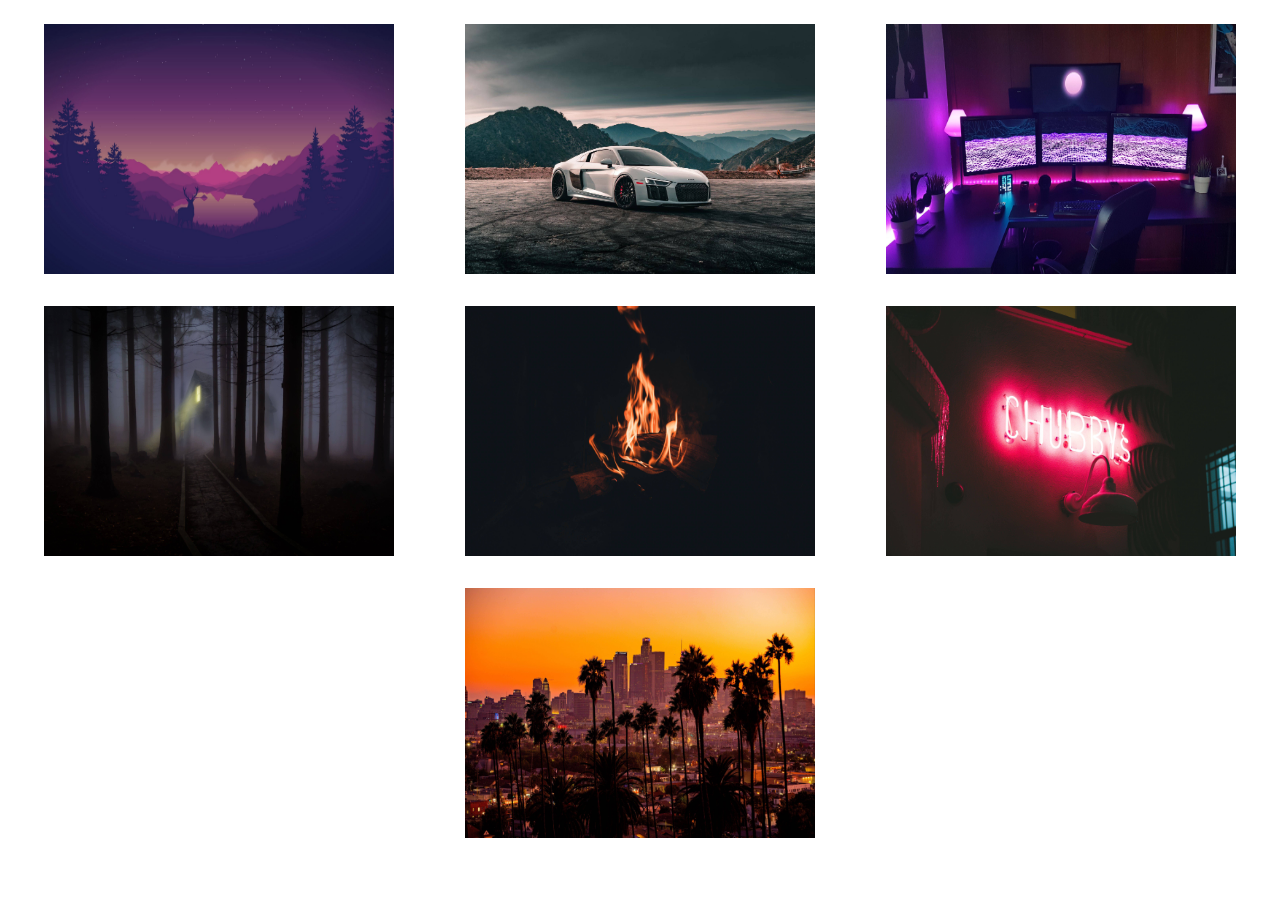
<file: index.html>
<!DOCTYPE html>
<html lang="ru">
	<head>
		<meta charset="UTF-8" />
		<meta name="viewport" content="width=device-width, initial-scale=1.0" />
		<title>Pentagon Image Mask</title>
		<link rel="stylesheet" href="styles.css" />
	</head>
	<body>
		<div class="container">
			<div class="pentagon">
				<svg viewBox="-1 0 101 100">
					<defs>
						<clipPath id="pentagon-mask">
							<path d="M20,0 L80,0 L100,60 L50,100 L0,60z" />
						</clipPath>
					</defs>
					<rect
						width="100%"
						height="100%"
						fill="white"
						clip-path="url(#pentagon-mask)"
					></rect>
				</svg>
				<img src="/images/8.jpg" alt="Image inside pentagon" />
			</div>
			<div class="pentagon">
				<svg viewBox="-1 0 101 100">
					<defs>
						<clipPath id="pentagon-mask">
							<path d="M20,0 L80,0 L100,60 L50,100 L0,60z" />
						</clipPath>
					</defs>
					<rect
						width="100%"
						height="100%"
						fill="white"
						clip-path="url(#pentagon-mask)"
					></rect>
				</svg>
				<img src="/images/2.jpg" alt="Image inside pentagon" />
			</div>
			<div class="pentagon">
				<svg viewBox="-1 0 101 100">
					<defs>
						<clipPath id="pentagon-mask">
							<path d="M20,0 L80,0 L100,60 L50,100 L0,60z" />
						</clipPath>
					</defs>
					<rect
						width="100%"
						height="100%"
						fill="white"
						clip-path="url(#pentagon-mask)"
					></rect>
				</svg>
				<img src="/images/3.jpg" alt="Image inside pentagon" />
			</div>
			<div class="pentagon">
				<svg viewBox="-1 0 101 100">
					<defs>
						<clipPath id="pentagon-mask">
							<path d="M20,0 L80,0 L100,60 L50,100 L0,60z" />
						</clipPath>
					</defs>
					<rect
						width="100%"
						height="100%"
						fill="white"
						clip-path="url(#pentagon-mask)"
					></rect>
				</svg>
				<img src="/images/4.jpg" alt="Image inside pentagon" />
			</div>
			<div class="pentagon">
				<svg viewBox="-1 0 101 100">
					<defs>
						<clipPath id="pentagon-mask">
							<path d="M20,0 L80,0 L100,60 L50,100 L0,60z" />
						</clipPath>
					</defs>
					<rect
						width="100%"
						height="100%"
						fill="white"
						clip-path="url(#pentagon-mask)"
					></rect>
				</svg>
				<img src="/images/5.jpg" alt="Image inside pentagon" />
			</div>
			<div class="pentagon">
				<svg viewBox="-1 0 101 100">
					<defs>
						<clipPath id="pentagon-mask">
							<path d="M20,0 L80,0 L100,60 L50,100 L0,60z" />
						</clipPath>
					</defs>
					<rect
						width="100%"
						height="100%"
						fill="white"
						clip-path="url(#pentagon-mask)"
					></rect>
				</svg>
				<img src="/images/6.jpg" alt="Image inside pentagon" />
			</div>
			<div class="pentagon">
				<svg viewBox="-1 0 101 100">
					<defs>
						<clipPath id="pentagon-mask">
							<path d="M20,0 L80,0 L100,60 L50,100 L0,60z" />
						</clipPath>
					</defs>
					<rect
						width="100%"
						height="100%"
						fill="white"
						clip-path="url(#pentagon-mask)"
					></rect>
				</svg>
				<img src="/images/7.jpg" alt="Image inside pentagon" />
			</div>
		</div>
	</body>
</html>
</file>
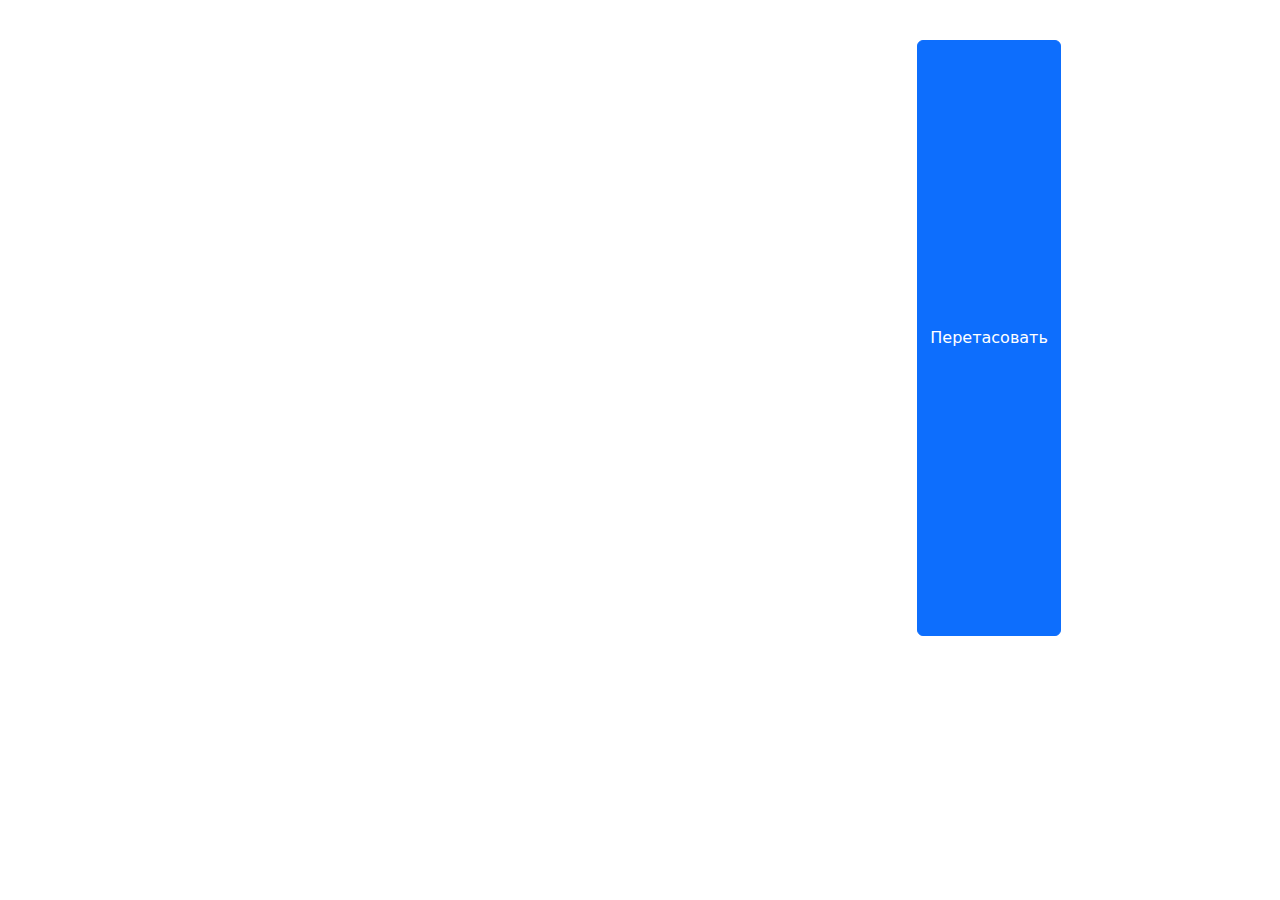
<file: bootstrap.html>
<!DOCTYPE html>
<html lang="ru">
	<head>
		<meta charset="UTF-8" />
		<meta name="viewport" content="width=device-width, initial-scale=1.0" />
		<title>Pentagon Image Mask with Bootstrap</title>
		<link
			href="https://stackpath.bootstrapcdn.com/bootstrap/5.0.0-alpha1/css/bootstrap.min.css"
			rel="stylesheet"
		/>
		<link rel="stylesheet" href="styles.css" />
	</head>
	<body>
		<div class="container mt-4">
			<div class="row" id="pentagon-container">
				<div class="col-lg-3 col-md-4 col-sm-6 col-12 mb-4">
					<div class="pentagon">
						<svg viewBox="-1 0 101 100">
							<defs>
								<clipPath id="pentagon-mask-1">
									<path
										d="M20,0 L80,0 L100,60 L50,100 L0,60z"
									/>
								</clipPath>
							</defs>
							<rect
								width="100%"
								height="100%"
								fill="white"
								clip-path="url(#pentagon-mask-1)"
							></rect>
						</svg>
						<img src="images/1.jpg" alt="Image inside pentagon" />
					</div>
				</div>
				<div class="col-lg-3 col-md-4 col-sm-6 col-12 mb-4">
					<div class="pentagon">
						<svg viewBox="-1 0 101 100">
							<defs>
								<clipPath id="pentagon-mask-2">
									<path
										d="M20,0 L80,0 L100,60 L50,100 L0,60z"
									/>
								</clipPath>
							</defs>
							<rect
								width="100%"
								height="100%"
								fill="white"
								clip-path="url(#pentagon-mask-2)"
							></rect>
						</svg>
						<img src="images/2.jpg" alt="Image inside pentagon" />
					</div>
				</div>
				<div class="col-lg-3 col-md-4 col-sm-6 col-12 mb-4">
					<div class="pentagon">
						<svg viewBox="-1 0 101 100">
							<defs>
								<clipPath id="pentagon-mask-3">
									<path
										d="M20,0 L80,0 L100,60 L50,100 L0,60z"
									/>
								</clipPath>
							</defs>
							<rect
								width="100%"
								height="100%"
								fill="white"
								clip-path="url(#pentagon-mask-3)"
							></rect>
						</svg>
						<img src="images/3.jpg" alt="Image inside pentagon" />
					</div>
				</div>
				<div class="col-lg-3 col-md-4 col-sm-6 col-12 mb-4">
					<div class="pentagon">
						<svg viewBox="-1 0 101 100">
							<defs>
								<clipPath id="pentagon-mask-4">
									<path
										d="M20,0 L80,0 L100,60 L50,100 L0,60z"
									/>
								</clipPath>
							</defs>
							<rect
								width="100%"
								height="100%"
								fill="white"
								clip-path="url(#pentagon-mask-4)"
							></rect>
						</svg>
						<img src="images/4.jpg" alt="Image inside pentagon" />
					</div>
				</div>
				<div class="col-lg-3 col-md-4 col-sm-6 col-12 mb-4">
					<div class="pentagon">
						<svg viewBox="-1 0 101 100">
							<defs>
								<clipPath id="pentagon-mask-5">
									<path
										d="M20,0 L80,0 L100,60 L50,100 L0,60z"
									/>
								</clipPath>
							</defs>
							<rect
								width="100%"
								height="100%"
								fill="white"
								clip-path="url(#pentagon-mask-5)"
							></rect>
						</svg>
						<img src="images/5.jpg" alt="Image inside pentagon" />
					</div>
				</div>
				<div class="col-lg-3 col-md-4 col-sm-6 col-12 mb-4">
					<div class="pentagon">
						<svg viewBox="-1 0 101 100">
							<defs>
								<clipPath id="pentagon-mask-6">
									<path
										d="M20,0 L80,0 L100,60 L50,100 L0,60z"
									/>
								</clipPath>
							</defs>
							<rect
								width="100%"
								height="100%"
								fill="white"
								clip-path="url(#pentagon-mask-6)"
							></rect>
						</svg>
						<img src="images/6.jpg" alt="Image inside pentagon" />
					</div>
				</div>
				<div class="col-lg-3 col-md-4 col-sm-6 col-12 mb-4">
					<div class="pentagon">
						<svg viewBox="-1 0 101 100">
							<defs>
								<clipPath id="pentagon-mask-7">
									<path
										d="M20,0 L80,0 L100,60 L50,100 L0,60z"
									/>
								</clipPath>
							</defs>
							<rect
								width="100%"
								height="100%"
								fill="white"
								clip-path="url(#pentagon-mask-7)"
							></rect>
						</svg>
						<img src="images/7.jpg" alt="Image inside pentagon" />
					</div>
				</div>
				<div class="col-lg-3 col-md-4 col-sm-6 col-12 mb-4">
					<div class="pentagon">
						<svg viewBox="-1 0 101 100">
							<defs>
								<clipPath id="pentagon-mask-8">
									<path
										d="M20,0 L80,0 L100,60 L50,100 L0,60z"
									/>
								</clipPath>
							</defs>
							<rect
								width="100%"
								height="100%"
								fill="white"
								clip-path="url(#pentagon-mask-8)"
							></rect>
						</svg>
						<img src="images/8.jpg" alt="Image inside pentagon" />
					</div>
				</div>
			</div>
			<button id="shuffle-btn" class="btn btn-primary mt-3">
				Перетасовать
			</button>
		</div>
		<script src="script.js"></script>
		<script src="https://code.jquery.com/jquery-3.5.1.min.js"></script>
		<script src="https://cdn.jsdelivr.net/npm/bootstrap@5.0.0-alpha1/dist/js/bootstrap.bundle.min.js"></script>
	</body>
</html>
</file>
<file: styles.css>
.container {
	display: flex;
	flex-wrap: wrap;
	justify-content: center;
}

.pentagon {
	position: relative;
	width: 250px;
	height: 250px;
	margin: 1rem;
	overflow: hidden;
}

.pentagon img {
	position: absolute;
	width: 350px;
	height: 250px;
	top: 50%;
	left: 50%;
	transform: translate(-50%, -50%);
	transition: transform 0.3s ease;
}

.pentagon:hover img {
	transform: translate(-50%, -50%) scale(1.1);
}

svg {
	position: absolute;
	width: 250px;
	height: 250px;
}

@media (max-width: 1600px) {
	.container {
		justify-content: space-around;
	}
	.pentagon {
		width: calc(33.333% - 2rem);
	}
}

@media (max-width: 1100px) {
	.pentagon {
		width: 100%;
	}
}

@media (max-width: 720px) {
	.pentagon {
		width: calc(100% - 2rem);
	}
}

@media (max-width: 420px) {
	.pentagon {
		width: calc(100% - 2rem);
	}
}
</file>
